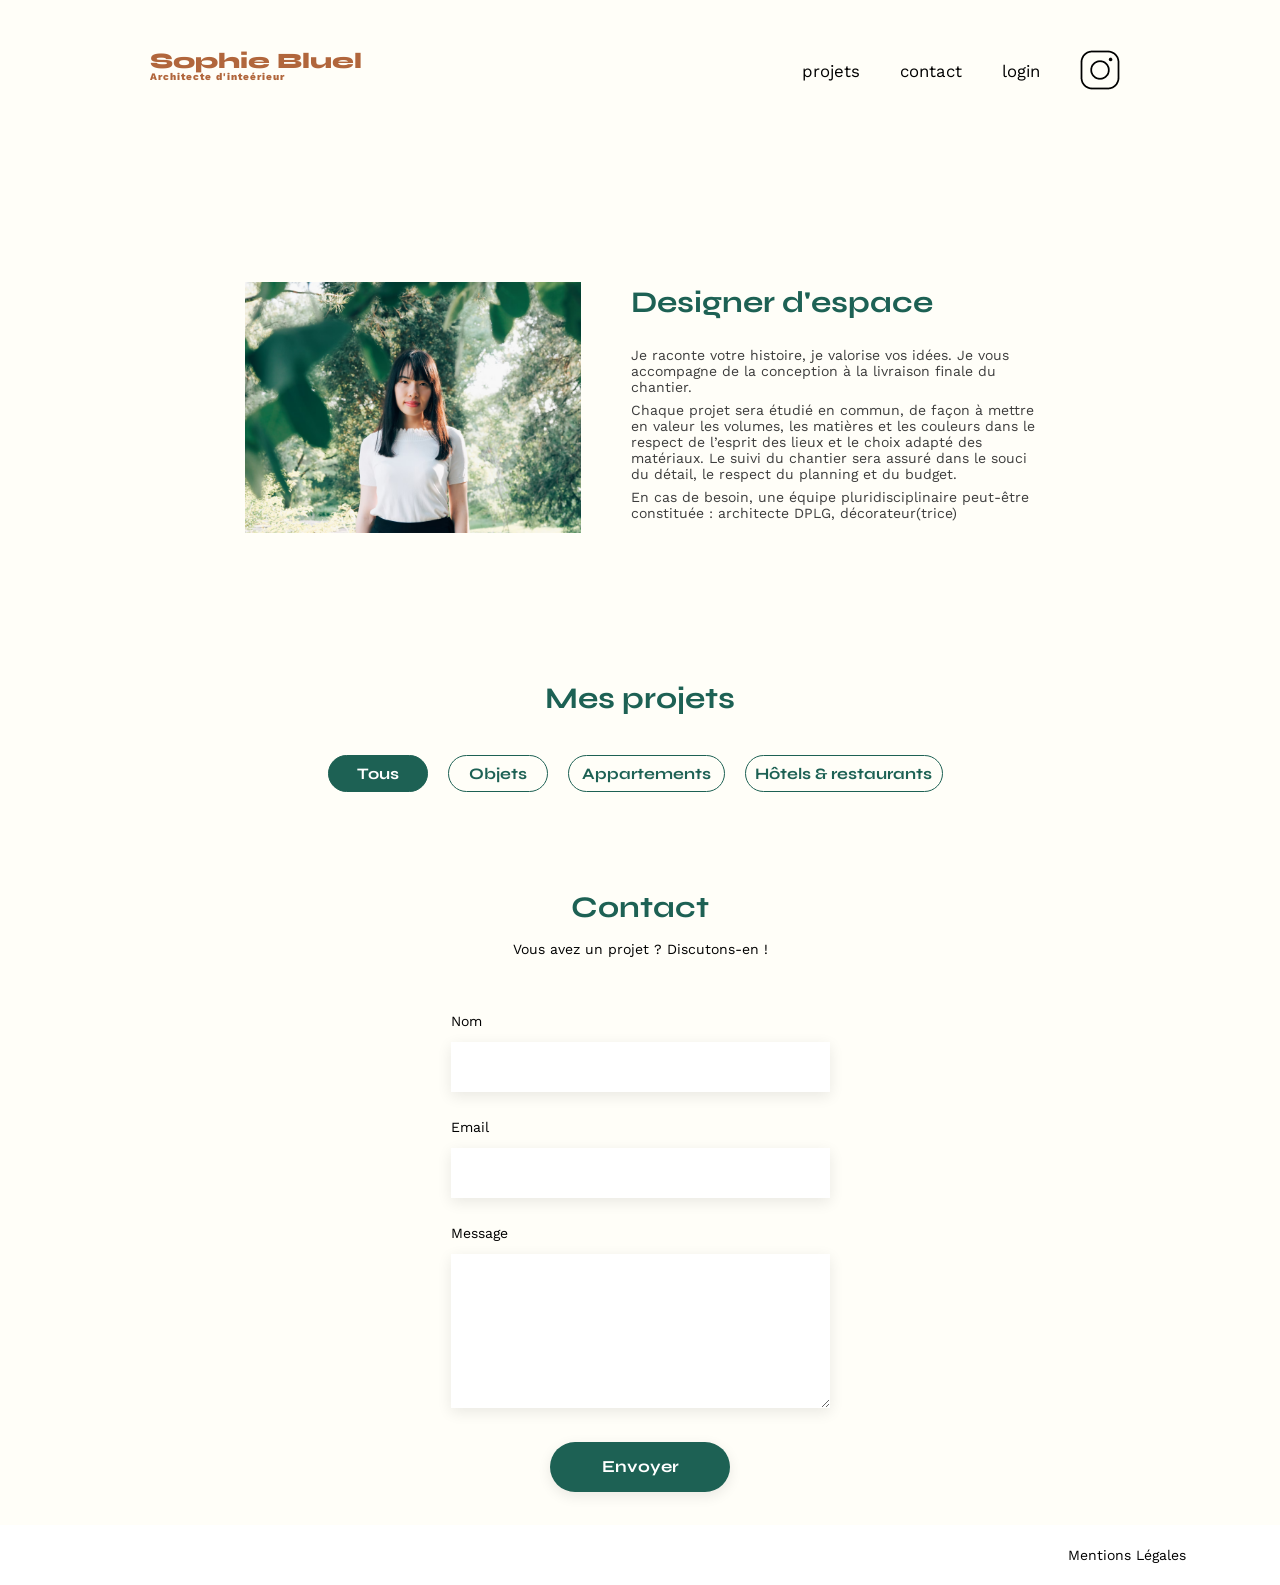
<file: FrontEnd/index.html>
<!DOCTYPE html>
<html lang="fr">
<head>
	<meta charset="UTF-8">
	<title>Sophie Bluel - Architecte d'intérieur</title>
	<meta name="viewport" content="width=device-width, initial-scale=1.0">
	<link rel="preconnect" href="https://fonts.googleapis.com">
	<link rel="preconnect" href="https://fonts.gstatic.com" crossorigin>
	<link href="https://fonts.googleapis.com/css2?family=Syne:wght@700;800&family=Work+Sans&display=swap" rel="stylesheet">
	<link rel="stylesheet" href="https://cdnjs.cloudflare.com/ajax/libs/font-awesome/6.4.2/css/all.min.css"
	integrity="sha512-z3gLpd7yknf1YoNbCzqRKc4qyor8gaKU1qmn+CShxbuBusANI9QpRohGBreCFkKxLhei6S9CQXFEbbKuqLg0DA=="
	crossorigin="anonymous" referrerpolicy="no-referrer" />
	<meta name="description" content="">
	<link rel="stylesheet" href="./assets/style.css">
	<script src="./assets/scripts/works.js" defer></script>
	<script src="./assets/scripts/modal.js" defer></script>
</head>
<body>
	<div id="admin-mode-bar">
		<i class="fa-regular fa-pen-to-square admin-mode-bar-icon"></i>
		<p class="admin-mode-bar-text">Mode édition</p>
	</div>
<header>
	<h1>Sophie Bluel <span>Architecte d'inteérieur</span></h1>
	<nav>
		<ul>
			<li><a href="index.html">projets</a></li>
			<li><a href="index.html#contact">contact</a></li>
			<li><a href="login.html" class="login">login</a>
				<a href="index.html" class="logout">logout</a>
			</li>
		<li><img src="./assets/icons/instagram.png" alt="Instagram"></li>
		</ul>
	</nav>
</header>
<main>
	<section id="introduction">
		<figure>
			<img src="./assets/images/sophie-bluel.png" alt="">
		</figure>
		<article>
			<h2>Designer d'espace</h2>
			<p>Je raconte votre histoire, je valorise vos idées. Je vous accompagne de la conception à la livraison finale du chantier.</p>
			<p>Chaque projet sera étudié en commun, de façon à mettre en valeur les volumes, les matières et les couleurs dans le respect de l’esprit des lieux et le choix adapté des matériaux. Le suivi du chantier sera assuré dans le souci du détail, le respect du planning et du budget.</p>
			<p>En cas de besoin, une équipe pluridisciplinaire peut-être constituée : architecte DPLG, décorateur(trice)</p>
		</article>
	</section>
	<dialog id="modalGallery" aria-hidden="true" aria-labelledby="modalGalleryTitle" >
		<i class="fa-solid fa-xmark closeModalGallery"></i>
		<h2 id="modalGalleryTitle">Galerie photo</h2>
		<div class="galleryModal"></div>
		<div class="modalGalleryLine"></div>
		<button type="button" id="addPhotoButton" class="modalGalleryButton">Ajouter une photo</button>
	</dialog>
	<dialog id="modalPhoto" aria-hidden="true" aria-labelledby="modalPhotoTitle" >
		<div class="modalPhotoHeader">
			<i class="fa-solid fa-arrow-left-long backModalGallery"></i>
			<i class="fa-solid fa-xmark modalPhotoClose"></i>
		</div>
		<h2 id="modalPhotoTitle">Ajout photo</h2>
		<form class="modalPhotoForm">
			<div class="modalPhotoMain">
				<i class="fa-regular fa-image"></i>
				<img alt="preview image" id="previewImage">
				<input type="file" name="image" id="image" accept="image/*">
				<label for="image">+ Ajouter photo</label>
				<p>jpg, png : 4mo max</p>
			</div>
			<label for="title">Titre</label>
			<input type="text" name="title" id="title">
			<label for="category">Catégorie</label>
			<select id="category">
				<option value="0" selected disabled hidden class="option"></option>
				<option value="1" class="option">Objets</option>
				<option value="2" class="option">Appartements</option>
				<option value="3" class="option">Hôtels & restaurants</option>
			</select>
			<div class="modalPhotoLine"><p class="modalPhotoMessage"></p></div>
			<button type="submit" id="submitBtn">Valider</button>
		</form>
	</dialog>

	<section id="portfolio">
		<div class="portfolio-header">
			<h2>Mes projets</h2>
			<button class="portfolioButton" id="openModalGallery"><i class="fa-regular fa-pen-to-square"></i>modifier</button>
		</div>
		<div class="gallery"></div>
	</section>
	<section id="contact">
		<h2>Contact</h2>
		<p>Vous avez un projet ? Discutons-en !</p>
		<form action="#" method="post">
			<label for="name">Nom</label>
			<input type="text" name="name" id="name">
			<label for="email">Email</label>
			<input type="email" name="email" id="email">
			<label for="message">Message</label>
			<textarea name="message" id="message" cols="30" rows="10"></textarea>
			<input type="submit" value="Envoyer">
		</form>
	</section>
</main>

<footer>
	<nav>
		<ul>
			<li>Mentions Légales</li>
		</ul>
	</nav>
</footer>
</body>
</html>
</file>
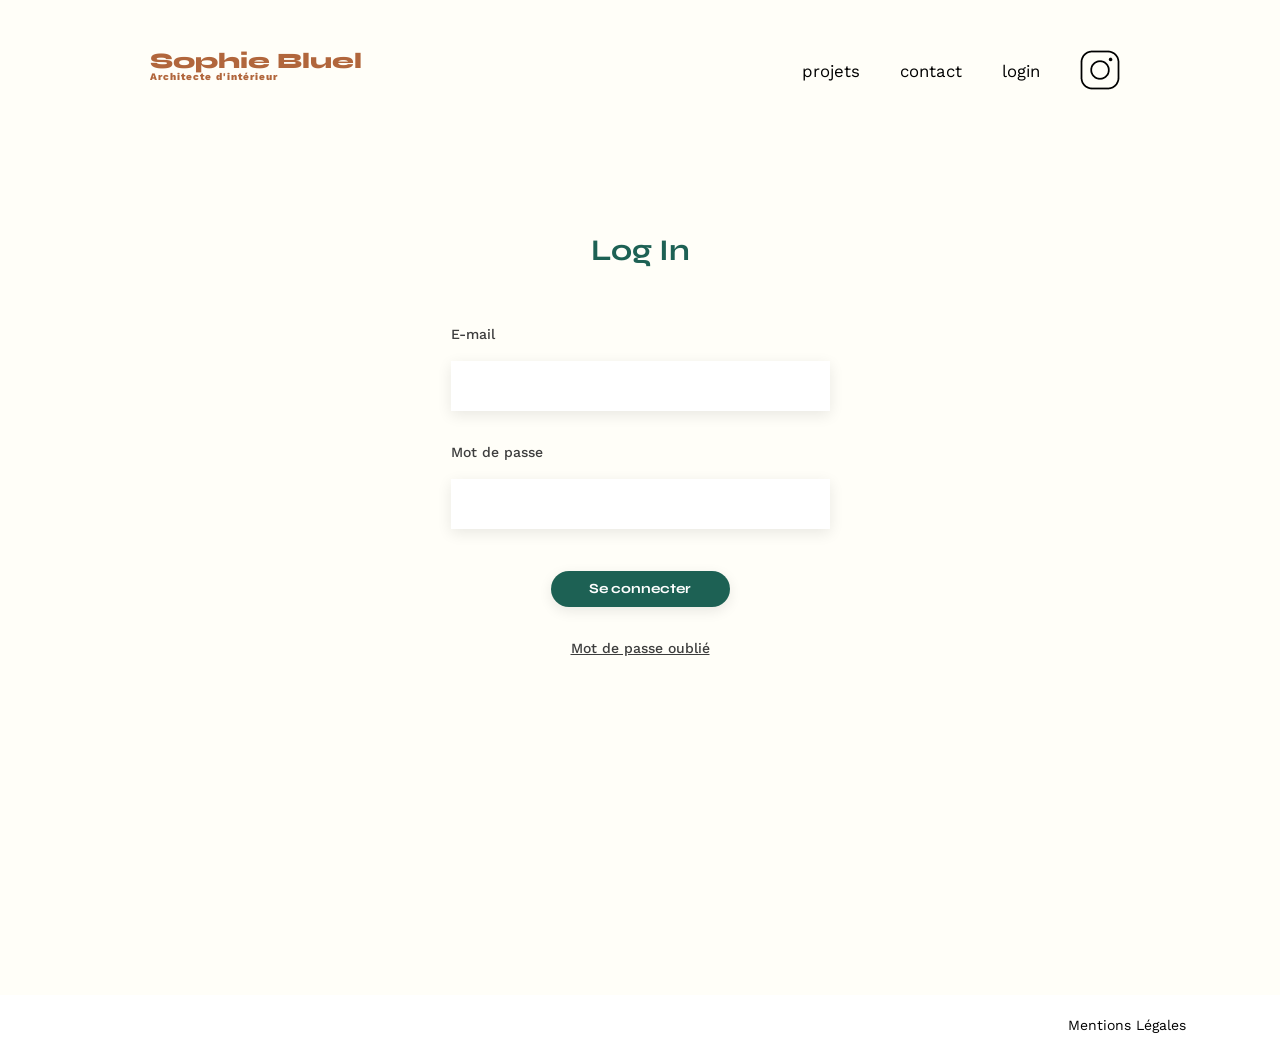
<file: FrontEnd/login.html>
<!DOCTYPE html>
<html lang="fr">
<head>
	<meta charset="UTF-8">
	<title>Sophie Bluel - Architecte d'intérieur</title>
	<meta name="viewport" content="width=device-width, initial-scale=1.0">
	<link rel="preconnect" href="https://fonts.googleapis.com">
	<link rel="preconnect" href="https://fonts.gstatic.com" crossorigin>
	<link href="https://fonts.googleapis.com/css2?family=Syne:wght@700;800&family=Work+Sans&display=swap" rel="stylesheet">
    <link rel="stylesheet" href="https://cdnjs.cloudflare.com/ajax/libs/font-awesome/6.4.2/css/all.min.css"
    integrity="sha512-z3gLpd7yknf1YoNbCzqRKc4qyor8gaKU1qmn+CShxbuBusANI9QpRohGBreCFkKxLhei6S9CQXFEbbKuqLg0DA=="
    crossorigin="anonymous" referrerpolicy="no-referrer" />
    <meta name="description" content="">
	<link rel="stylesheet" href="./assets/style.css">
	<script src="./assets/scripts/login.js" defer></script>
</head>
<body>
<header>
	<h1>Sophie Bluel <span>Architecte d'intérieur</span></h1>
	<nav>
		<ul>
			<li><a href="index.html">projets</a></li>
			<li><a href="index.html#contact">contact</a></li>
			<li><a href="login.html" class="login">login</a></li>
			<li><img src="./assets/icons/instagram.png" alt="Instagram"></li>
		</ul>
	</nav>
</header>
<main>
	<section id="login">
		<h1>Log In</h1>
		<form action="#" method="post" id="loginForm">
			<label for="email">E-mail</label>
			<input type="email" name="email" id="email" autocomplete="off" required>
			<label for="password">Mot de passe</label>
            <input type="password" name="password" id="password" required>
			<input type="submit" value="Se connecter" id="submit-user" class="submit-btn">
            <a href="#">Mot de passe oublié</a>
		</form>
	</section>
</main>

<footer>
	<nav>
		<ul>
			<li>Mentions Légales</li>
		</ul>
	</nav>
</footer>
</body>
</html>
</file>
<file: FrontEnd/assets/style.css>
/* http://meyerweb.com/eric/tools/css/reset/
   v2.0 | 20110126
   License: none (public domain)
*/

html, body, div, span, applet, object, iframe,
h1, h2, h3, h4, h5, h6, p, blockquote, pre,
a, abbr, acronym, address, big, cite, code,
del, dfn, em, img, ins, kbd, q, s, samp,
small, strike, strong, sub, sup, tt, var,
b, u, i, center,
dl, dt, dd, ol, ul, li,
fieldset, form, label, legend,
table, caption, tbody, tfoot, thead, tr, th, td,
article, aside, canvas, details, embed,
figure, figcaption, footer, header, hgroup,
menu, nav, output, ruby, section, summary,
time, mark, audio, video {
	margin: 0;
	padding: 0;
	border: 0;
	font-size: 100%;
	font: inherit;
	vertical-align: baseline;
}
/* HTML5 display-role reset for older browsers */
article, aside, details, figcaption, figure,
footer, header, hgroup, menu, nav, section {
	display: block;
}
body {
	line-height: 1;
}
ol, ul {
	list-style: none;
}
blockquote, q {
	quotes: none;
}
blockquote:before, blockquote:after,
q:before, q:after {
	content: '';
	content: none;
}
table {
	border-collapse: collapse;
	border-spacing: 0;
}
/** end reset css**/
html {
	display: flex;
	flex-direction: column;
	align-items: center;
	padding: 0;
	margin: 0;
}
body {
	width: 100%;
	font-family: 'Work Sans' ;
	font-size: 14px;
	background-color: #fffef8;
}
* {
	box-sizing: border-box;
}

header {
	display: flex;
	justify-content: space-between;
	margin: 50px 150px 139px 150px;
}
a {
	text-decoration: none;
	color: #000000;
}
main {
	display: flex;
	flex-direction: column;
	align-items: center;
	padding: 0 245px;
}
section {
	margin: 50px 0
}

h1{
	display: flex;
	flex-direction: column;
	font-family: 'Syne';
	font-size: 22px;
	font-weight: 800;
	color: #B1663C;
}

h1 > span {
	font-family: 'Work Sans';
	font-size:10px;
	letter-spacing: 0.1em;
;
}

h2{
	font-family: 'Syne';
	font-weight: 700;
	font-size: 30px;
	color: #1D6154
}
header nav ul {
	display: flex;
	align-items: center;
	list-style-type: none;

}
header nav li {
	padding: 0 10px;
	font-size: 1.2em;
	margin-left: 20px;
}

li:hover {
	color: #B1663C;
}
li a:hover {
	color: #B1663C;
}
#introduction {
	display: flex;
	align-items: center;
}
#introduction img {
	display: block;
	width: 87%;
}

#introduction h2 {
	margin-bottom: 1em;
}
#introduction p {
	margin-bottom: 0.5em;
	width: 404px;
	color: #3D3D3D;
	font-family: Work Sans;
	font-size: 14px;
	font-style: normal;
	font-weight: 400;
	line-height: normal;
}
#portfolio {
	margin-top: 100px;
}
.portfolio-header{
	display: flex;
	justify-content: center;
	align-items: center;
	margin-bottom: 3em;
	gap: 20px;
}
.portfolioButton {
	border: none;
	background-color: #fffef8;
	display: none;
	align-items: center;
	justify-content: center;
	gap: 11px;
	color: #000;
	font-family: Work Sans;
	font-size: 14px;
	font-style: normal;
	font-weight: 400;
	line-height: normal;
}
#portfolio h2 {
	text-align: center;
}
.gallery {
	width: 100%;
	display: grid;
	grid-template-columns: 1fr 1fr 1fr;
	grid-column-gap: 20px;
	grid-row-gap: 20px;
}

.gallery img {
	width: 100%;
}
.gallery figcaption {
	color: #3D3D3D;
	font-family: Work Sans;
	font-size: 13px;
	font-style: normal;
	font-weight: 400;
	line-height: normal;
}
.filters {
	display: flex;
	justify-content: center;
	gap: 10px;
	margin: 0 0 50px 0;
}
.btn {
	height: 37px;
	background-color: #fffef8;
	color: #1D6154;
	border-radius: 60px;
	border: 1px solid #1D6154;
	text-align: center;
	font-family: Syne;
	font-size: 16px;
	font-style: normal;
	font-weight: 700;
	line-height: normal;
}
.btn-all, .btn-items {
	width: 100px;
}
.btn-apartments {
	width: 157px;
}
.btn-hotels {
	width: 198px;
}
.btn_selected {
	color: #fff;
	background-color: #1D6154;
}
#contact {
	width: 379px;
	margin: auto;
	display: flex;
	flex-direction: column;
}
#contact > * {
	text-align: center;

}
#contact h2{
	margin-bottom: 20px;
}
#contact form {
	text-align: left;
	margin-top:30px;
	display: flex;
	flex-direction: column;
}

#contact input {
	height: 50px;
	font-size: 1.2em;
	border: none;
	box-shadow: 0px 4px 14px rgba(0, 0, 0, 0.09);
}
#contact label {
	width: 100%;
	margin: 2em 0 1em 0;
	display: flex;
	justify-content: flex-start;
}
#contact textarea {
	border: none;
	box-shadow: 0px 4px 14px rgba(0, 0, 0, 0.09);
}
input[type="submit"]{
	font-family: 'Syne';
	font-weight: 700;
	color: white;
	background-color: #1D6154;
	margin : 2em auto ;
	width: 180px;
	text-align: center;
	border-radius: 60px ;
}
footer {
	width: 100%;
	height: 60px;
	background-color: #fff;
	display: flex;
	align-items: center;
	justify-content: flex-end;
}

footer nav ul {
	width: 100%;
	margin-right: 6.69em;
}

/* Page login */
#login {
	width: 50%;
	height: 54.5em;
	margin: auto;
}
#login > * {
	text-align: center;

}
#login h1{
	margin-bottom: 20px;
	color: #1D6154;
	text-align: center;
	font-family: Syne;
	font-size: 30px;
	font-style: normal;
	font-weight: 700;
	line-height: normal;
}
#login form {
	text-align: left;
	margin-top:30px;
	display: flex;
	flex-direction: column;
	align-items: center;
	gap: 5px;
}

#login input {
	width: 379px;
	height: 50px;
	font-size: 1.2em;
	border: none;
	box-shadow: 0px 4px 14px rgba(0, 0, 0, 0.09);
}
#login label {
	width: 379px;
	margin: 2em 0 1em 0;
	color: #3D3D3D;
	font-family: Work Sans;
	font-size: 14px;
	font-style: normal;
	font-weight: 500;
	line-height: normal;
}
#login a {
	color: #3d3d3d;
	align-self: center;
	font-family: Work Sans;
	font-size: 14px;
	font-style: normal;
	font-weight: 500;
	line-height: normal;
	text-decoration-line: underline;
	width: 139px;
	height: 16px;
}
#login .submit-btn {
	width: 179px;
	height: 36px;
	font-size: 14px;
	border-radius: 60px;
	background: #1D6154;
	color: #FFF;
	text-align: center;
	font-family: Syne;
	font-size: 14px;
	font-style: normal;
	font-weight: 700;
	line-height: normal;
	margin: 37px 0 28px 0;
}

.errorDialog {
	display: none;
	flex-direction: column;
	align-items: center;
	width: 350px;
	height: 150px;
	padding: 0;
	border: none;
	border-radius: 15px;
	background: #ecfcfd;
	gap: 10px;
	padding: 20px;
}

.dialogTitle {
	font-size: 20px;
}

.dividingLine {
	width: 100%;
	border-top: 1px solid #b3b3b3;
	margin: 70px 0 0 0;
}

.dialogButton {
	border: none;
	font-size: xx-large;
	font-weight: bolder;
	color:#1D6154;
	margin-top: 20px;
}

#logout {
	display: none;
}

/* Mode édition */
#admin-mode-bar {
	height: 59px;
	background-color: #000;
	display: none;
	justify-content: center;
	align-items: center;
	gap: 21px;
	margin: 0;
}

.admin-mode-bar-icon {
	width: 15.58px;
	height: 15.58px;
	color: #fff;
}

.admin-mode-bar-text {
	color: #FFF;
	text-align: center;
	font-family: Work Sans;
	font-size: 16px;
	font-style: normal;
	font-weight: 400;
	line-height: normal;	
}
.portfolio-header{
	display: flex;
	justify-content: center;
	align-items: center;
	margin-bottom: 3em;
	gap: 20px;
}

/* Modale galérie */
#modalGallery::backdrop {
	background: rgba(0, 0, 0, 0.30);
}
#modalGallery {
	width: 630px;
	height: 688px;
	display: flex;
	flex-direction: column;
	align-items: center;
	border: none;
	border-radius: 10px;
	background-color: #fff;
	padding: 0;
}

.closeModalGallery {
	width: 24px;
	height: 24px;
	margin: 26px 30px 0 auto;
}

.modalGalleryLine {
	width: 430px;
	border-top: 1px solid #b3b3b3;
	margin: 70px 0 0 0;
}

.modalGalleryButton {
	width: 237px;
	height: 36px;
	border: none;
	border-radius: 60px;
	background: #1D6154;
	color: #FFF;
	text-align: center;
	font-family: Syne;
	font-size: 14px;
	font-style: normal;
	font-weight: 700;
	line-height: normal;
	margin: 40px 0;
}

.galleryModal {
	display: grid;
	grid-template-columns: repeat(5, 1fr);
	margin: 40px 0 0 0;
	gap: 30px 10px;
}

.modalFigure {
	width: 78px;
	height: 104px;
	display: flex;
	align-items: flex-start;
	position: relative;
}

.modalImage {
	width: 100%;
	height: 100%;
	object-fit: cover;
}

.trash-button {
	width: 17px;
	height: 17px;
	background: #000;
	border: none;
	position: absolute;
	right: 0;
	margin: 5px;
	padding: 0;
	display: flex;
	justify-content: center;
	align-items: center;
	color: #fff;
	font-size: xx-small;
}

/* Modale photo */
#modalPhoto::backdrop {
	background: rgba(0, 0, 0, 0.30);
}

#modalPhoto {
	width: 630px;
	height: 670px;
	background-color: #fff;
	display: flex;
	flex-direction: column;
	align-items: center;
	border: none;
	border-radius: 10px;
	padding: 0;
	padding: 26px 30px 0 30px;
}

.modalPhotoHeader {
	width: 100%;
	height: 25px;
	display: flex;
	justify-content: space-between;
	align-items: center;
}

.backModalGallery {
	width: 21px;
	height: 21px;
}

.modalPhotoClose {
	width: 24px;
	height: 24px;
}

.modalPhotoTitle {
	color: #000;
	text-align: center;
	font-family: Work Sans;
	font-size: 26px;
	font-style: normal;
	font-weight: 400;
	line-height: normal;
}

.modalPhotoMain {
	width: 420px;
	height: 169px;
	display: flex;
	flex-direction: column;
	align-items: center;
	justify-content: center;
	border: none;
	border-radius: 3px;
	background: #E8F1F6;
	gap: 5px;
	margin: 30px 0 10px 0;
}

.modalPhotoMain label {
	width: 173px;
	height: 36px;
	border: none;
	border-radius: 50px;
	background: #CBD6DC;
	color: #306685;
	font-family: Work Sans;
	font-size: 14px;
	font-style: normal;
	font-weight: 500;
	line-height: 36px;
	text-align: center;
}

.fa-image {
	font-size: 76px;
	color: #CBD6DC;
}

#previewImage {
	display: none;
	width: 129px;
	height: 100%;
}

.modalPhotoMain span {
	display: flex;
	flex-direction: column;
	align-items: center;
}

.modalPhotoMain input {
	display: none;
}

.modalPhotoForm {
	width: 420px;
	display: flex;
	flex-direction: column;
	align-items: center;
}

.modalPhotoForm input {
	width: 420px;
	height: 51px;
	background: #FFF;
	border: none;
	box-shadow: 0px 4px 14px 0px rgba(0, 0, 0, 0.09);}

.modalPhotoForm label[for=title], label[for=category] {
	width: 100%;
	color: #3D3D3D;
	font-family: Work Sans;
	font-size: 14px;
	font-style: normal;
	font-weight: 500;
	line-height: normal;
	margin: 20px 0 10px 0;}

#category {
	width: 420px;
	height: 51px;
	background: #FFF;
	border: none;
	box-shadow: 0px 4px 14px 0px rgba(0, 0, 0, 0.09);
}

.option {
	color: #444;
	font-family: Work Sans;
	font-size: 14px;
	font-style: normal;
	font-weight: 400;
	line-height: normal;
}

.modalPhotoLine {
	width: 430px;
	border-bottom: 1px solid #b3b3b3;
	margin: 47px 0 0 0;
}

.modalPhotoMessage {
	margin: 5px;
	color: red;
	font-family: Work Sans;
	font-size: 14px;
	font-style: normal;
	font-weight: 400;
	line-height: normal;

}

#submitBtn:disabled {
	margin-top: 32px;
	width: 237px;
	height: 36px;
	border: none;
	border-radius: 60px;
	background-color: #A7A7A7;
	color: #FFF;
	text-align: center;
	font-family: Syne;
	font-size: 14px;
	font-style: normal;
	font-weight: 700;
	line-height: normal;
}

#submitBtn:enabled {
	margin-top: 32px;
	width: 237px;
	height: 36px;
	border: none;
	border-radius: 60px;
	background-color: #1D6154;
	color: #FFF;
	text-align: center;
	font-family: Syne;
	font-size: 14px;
	font-style: normal;
	font-weight: 700;
	line-height: normal;
}
</file>
